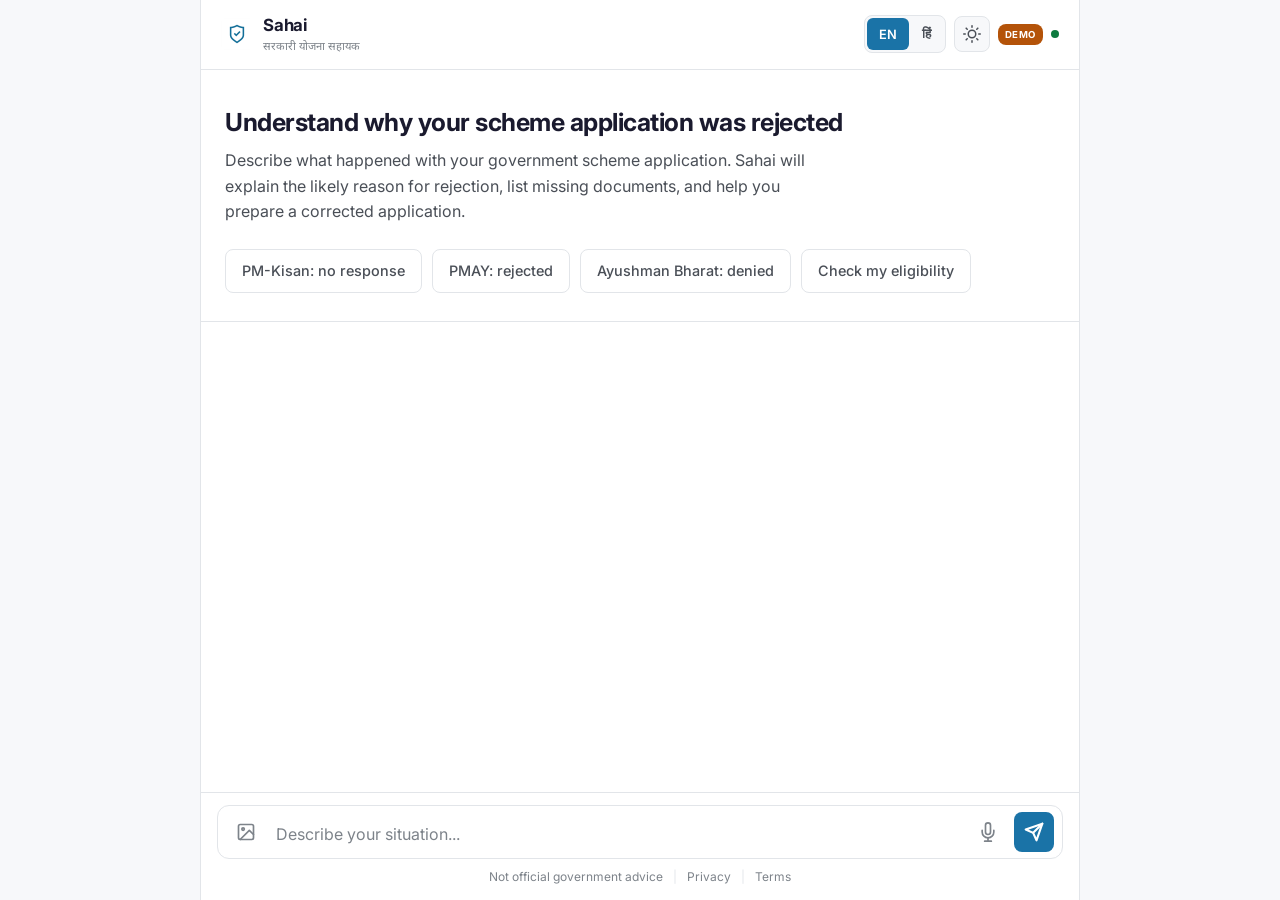
<file: govfixer-frontend/index.html>
<!DOCTYPE html>
<html lang="en">
<head>
  <meta charset="UTF-8" />
  <meta name="viewport" content="width=device-width, initial-scale=1.0" />
  <meta name="description" content="Sahai helps Indian citizens understand government scheme rejections and guides them through the re-application process." />
  <title>Sahai</title>
  <link rel="icon" type="image/jpeg" href="assets/favicon.jpg" />
  <link rel="preconnect" href="https://fonts.googleapis.com" />
  <link rel="preconnect" href="https://fonts.gstatic.com" crossorigin />
  <link href="https://fonts.googleapis.com/css2?family=Inter:wght@400;500;600;700&family=Noto+Sans+Devanagari:wght@400;500;600&display=swap" rel="stylesheet" />
  <link rel="stylesheet" href="css/style.css" />
  <script>
    // Apply saved theme before paint to prevent flash
    (function() {
      var t = localStorage.getItem("sahai-theme");
      if (t === "dark" || (!t && window.matchMedia("(prefers-color-scheme: dark)").matches)) {
        document.documentElement.setAttribute("data-theme", "dark");
      }
    })();
  </script>
</head>
<body>
  <div id="app">

    <header class="header">
      <div class="header-inner">
        <div class="logo">
          <div class="logo-icon">
            <img src="assets/favicon.jpg" alt="Sahai" />
          </div>
          <div>
            <span class="logo-name">Sahai</span>
            <span class="logo-tagline">सरकारी योजना सहायक</span>
          </div>
        </div>
        <div class="header-right">
          <div class="lang-switcher">
            <button class="lang-btn active" data-lang="en-IN" id="btn-en">EN</button>
            <button class="lang-btn" data-lang="hi-IN" id="btn-hi">हिं</button>
          </div>
          <button class="theme-toggle" id="theme-toggle" title="Switch theme" aria-label="Switch between light and dark mode">
            <svg id="theme-icon-sun" width="18" height="18" viewBox="0 0 24 24" fill="none" stroke="currentColor" stroke-width="2" stroke-linecap="round" stroke-linejoin="round">
              <circle cx="12" cy="12" r="5"/><line x1="12" y1="1" x2="12" y2="3"/>
              <line x1="12" y1="21" x2="12" y2="23"/><line x1="4.22" y1="4.22" x2="5.64" y2="5.64"/>
              <line x1="18.36" y1="18.36" x2="19.78" y2="19.78"/><line x1="1" y1="12" x2="3" y2="12"/>
              <line x1="21" y1="12" x2="23" y2="12"/><line x1="4.22" y1="19.78" x2="5.64" y2="18.36"/>
              <line x1="18.36" y1="5.64" x2="19.78" y2="4.22"/>
            </svg>
            <svg id="theme-icon-moon" width="18" height="18" viewBox="0 0 24 24" fill="none" stroke="currentColor" stroke-width="2" stroke-linecap="round" stroke-linejoin="round" style="display:none">
              <path d="M21 12.79A9 9 0 1 1 11.21 3 7 7 0 0 0 21 12.79z"/>
            </svg>
          </button>
          <div class="demo-badge" id="demo-badge" style="display:none">DEMO</div>
          <div class="status-dot" id="status-dot"></div>
        </div>
      </div>
    </header>

    <section class="hero" id="hero">
      <h1 class="hero-title">Understand why your scheme application was rejected</h1>
      <p class="hero-sub">Describe what happened with your government scheme application. Sahai will explain the likely reason for rejection, list missing documents, and help you prepare a corrected application.</p>
      <div class="hero-chips">
        <button class="chip" data-prompt="I applied for PM-Kisan 4 months ago and have not received any response or update">PM-Kisan: no response</button>
        <button class="chip" data-prompt="My PM Awas Yojana application was rejected. I do not know the reason.">PMAY: rejected</button>
        <button class="chip" data-prompt="I was denied an Ayushman Bharat card at the hospital">Ayushman Bharat: denied</button>
        <button class="chip" data-prompt="I am a 60 year old farmer from Bihar. Which government schemes am I eligible for?">Check my eligibility</button>
      </div>
    </section>

    <main class="chat-area" id="chat-area">
      <div class="messages" id="messages"></div>
    </main>

    <footer class="input-bar" id="input-bar">
      <div class="input-wrap">
        <label class="attach-btn" for="photo-input" title="Upload a photo of your rejection letter">
          <svg width="20" height="20" viewBox="0 0 24 24" fill="none" stroke="currentColor" stroke-width="2" stroke-linecap="round" stroke-linejoin="round">
            <rect x="3" y="3" width="18" height="18" rx="2"/><circle cx="8.5" cy="8.5" r="1.5"/>
            <polyline points="21 15 16 10 5 21"/>
          </svg>
          <input type="file" id="photo-input" accept="image/*" capture="environment" style="display:none" />
        </label>

        <textarea
          id="message-input"
          class="message-input"
          placeholder="Describe your situation..."
          rows="1"
        ></textarea>

        <button class="mic-btn" id="mic-btn" title="Record voice message">
          <svg width="20" height="20" viewBox="0 0 24 24" fill="none" stroke="currentColor" stroke-width="2" stroke-linecap="round" stroke-linejoin="round">
            <path d="M12 1a3 3 0 0 0-3 3v8a3 3 0 0 0 6 0V4a3 3 0 0 0-3-3z"/>
            <path d="M19 10v2a7 7 0 0 1-14 0v-2"/><line x1="12" y1="19" x2="12" y2="23"/>
            <line x1="8" y1="23" x2="16" y2="23"/>
          </svg>
        </button>

        <button class="send-btn" id="send-btn" title="Send">
          <svg width="20" height="20" viewBox="0 0 24 24" fill="none" stroke="currentColor" stroke-width="2.5" stroke-linecap="round" stroke-linejoin="round">
            <line x1="22" y1="2" x2="11" y2="13"/><polygon points="22 2 15 22 11 13 2 9 22 2"/>
          </svg>
        </button>
      </div>
      <div class="input-footer">
        <span>Not official government advice</span>
        <span class="footer-sep">|</span>
        <a href="privacy.html">Privacy</a>
        <span class="footer-sep">|</span>
        <a href="terms.html">Terms</a>
      </div>
    </footer>

  </div>

  <audio id="response-audio" style="display:none"></audio>

  <script src="js/config.js"></script>
  <script src="js/app.js"></script>
</body>
</html>
</file>
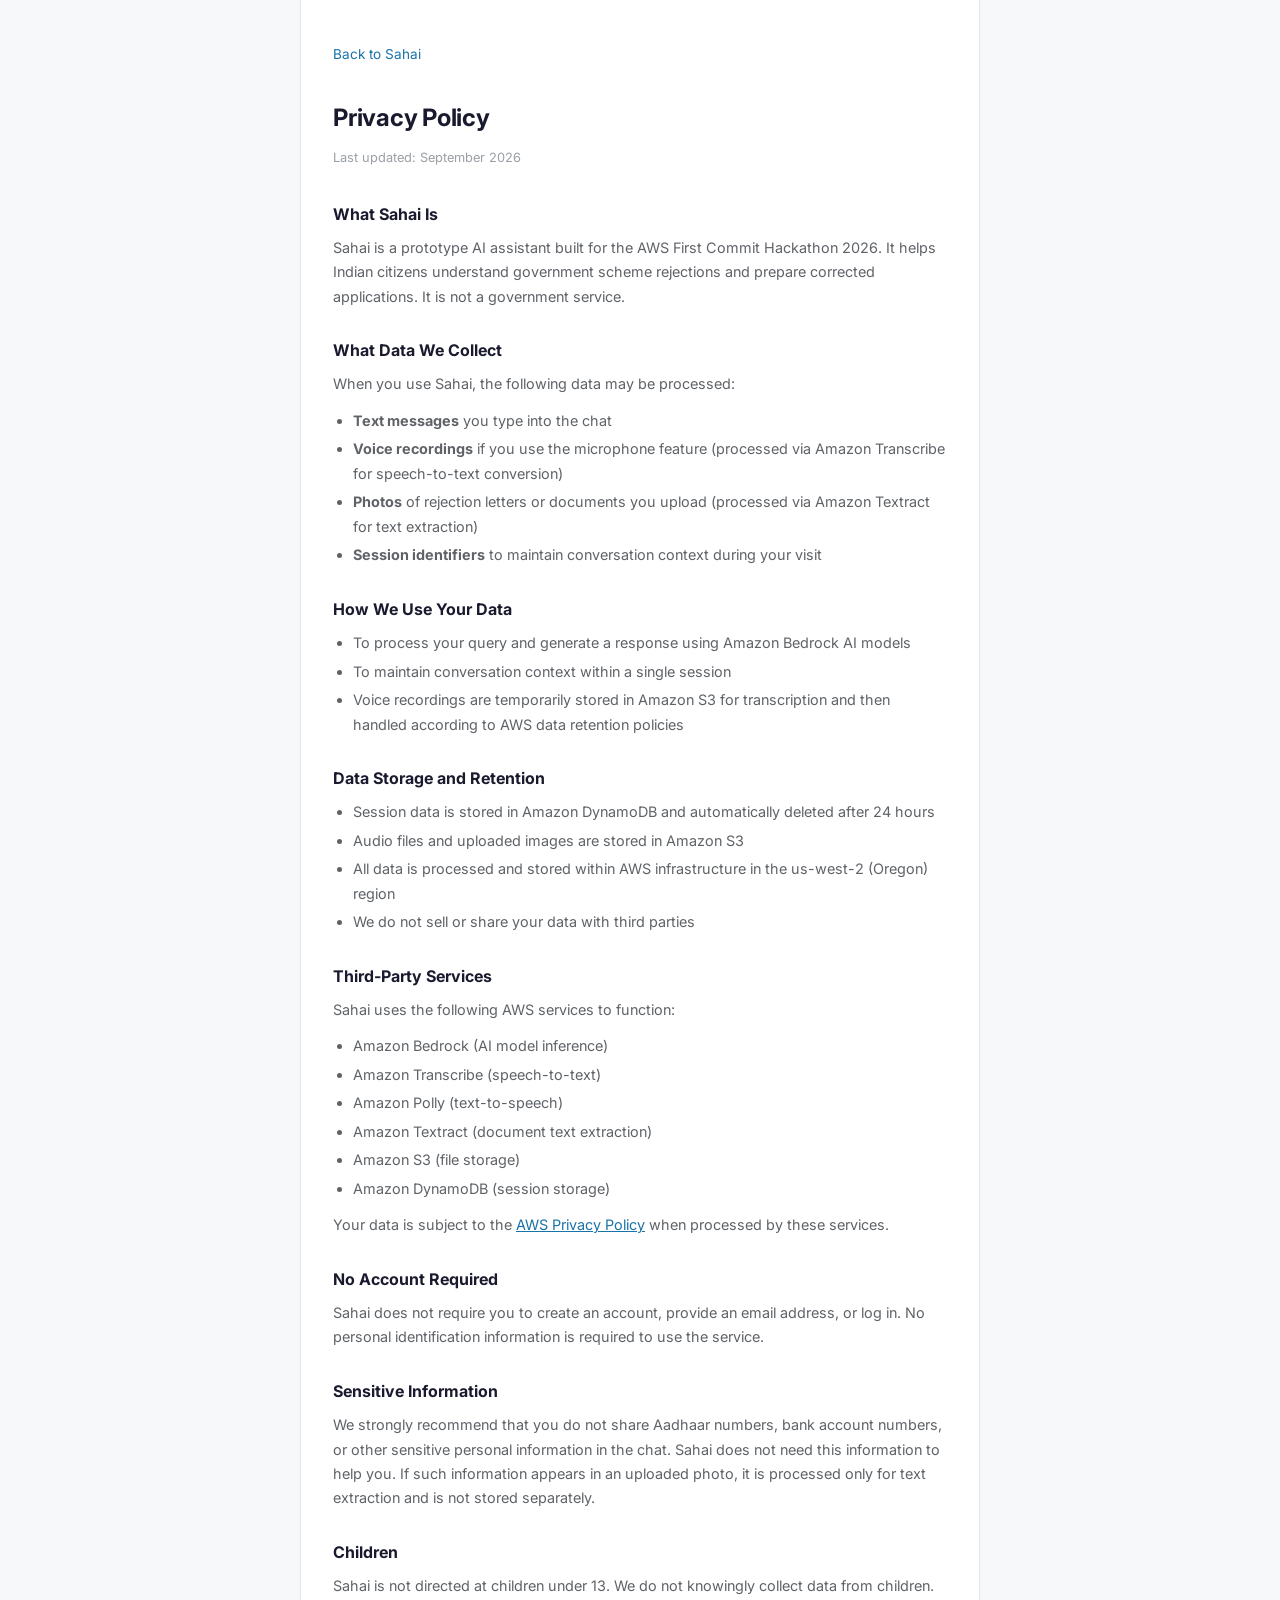
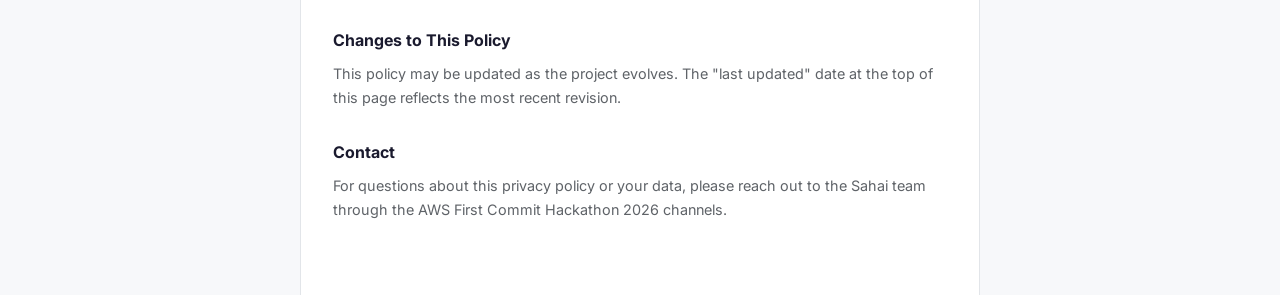
<file: govfixer-frontend/privacy.html>
<!DOCTYPE html>
<html lang="en">
<head>
  <meta charset="UTF-8" />
  <meta name="viewport" content="width=device-width, initial-scale=1.0" />
  <title>Privacy Policy - Sahai</title>
  <link rel="icon" type="image/jpeg" href="assets/favicon.jpg" />
  <link rel="preconnect" href="https://fonts.googleapis.com" />
  <link rel="preconnect" href="https://fonts.gstatic.com" crossorigin />
  <link href="https://fonts.googleapis.com/css2?family=Inter:wght@400;500;600;700&display=swap" rel="stylesheet" />
  <style>
    *, *::before, *::after { box-sizing: border-box; margin: 0; padding: 0; }
    body {
      font-family: 'Inter', system-ui, sans-serif;
      background: #f7f8fa;
      color: #1a1a2e;
      line-height: 1.7;
      -webkit-font-smoothing: antialiased;
    }
    .page {
      max-width: 680px;
      margin: 0 auto;
      background: #fff;
      min-height: 100vh;
      border-left: 1px solid #e2e5e9;
      border-right: 1px solid #e2e5e9;
      padding: 40px 32px 60px;
    }
    .back-link {
      display: inline-block;
      font-size: 0.85rem;
      color: #1a73a7;
      text-decoration: none;
      margin-bottom: 32px;
    }
    .back-link:hover { text-decoration: underline; }
    h1 {
      font-size: 1.5rem;
      font-weight: 700;
      margin-bottom: 8px;
      letter-spacing: -0.01em;
    }
    .last-updated {
      font-size: 0.8rem;
      color: #9aa0a6;
      margin-bottom: 32px;
    }
    h2 {
      font-size: 1rem;
      font-weight: 700;
      margin-top: 28px;
      margin-bottom: 8px;
    }
    p { margin-bottom: 12px; font-size: 0.9rem; color: #5f6368; }
    ul { padding-left: 20px; margin-bottom: 12px; }
    li { font-size: 0.9rem; color: #5f6368; margin-bottom: 4px; }
    @media (max-width: 600px) {
      .page { padding: 24px 16px 40px; border: none; }
    }
  </style>
</head>
<body>
  <div class="page">
    <a href="index.html" class="back-link">Back to Sahai</a>
    <h1>Privacy Policy</h1>
    <p class="last-updated">Last updated: September 2026</p>

    <h2>What Sahai Is</h2>
    <p>Sahai is a prototype AI assistant built for the AWS First Commit Hackathon 2026. It helps Indian citizens understand government scheme rejections and prepare corrected applications. It is not a government service.</p>

    <h2>What Data We Collect</h2>
    <p>When you use Sahai, the following data may be processed:</p>
    <ul>
      <li><strong>Text messages</strong> you type into the chat</li>
      <li><strong>Voice recordings</strong> if you use the microphone feature (processed via Amazon Transcribe for speech-to-text conversion)</li>
      <li><strong>Photos</strong> of rejection letters or documents you upload (processed via Amazon Textract for text extraction)</li>
      <li><strong>Session identifiers</strong> to maintain conversation context during your visit</li>
    </ul>

    <h2>How We Use Your Data</h2>
    <ul>
      <li>To process your query and generate a response using Amazon Bedrock AI models</li>
      <li>To maintain conversation context within a single session</li>
      <li>Voice recordings are temporarily stored in Amazon S3 for transcription and then handled according to AWS data retention policies</li>
    </ul>

    <h2>Data Storage and Retention</h2>
    <ul>
      <li>Session data is stored in Amazon DynamoDB and automatically deleted after 24 hours</li>
      <li>Audio files and uploaded images are stored in Amazon S3</li>
      <li>All data is processed and stored within AWS infrastructure in the us-west-2 (Oregon) region</li>
      <li>We do not sell or share your data with third parties</li>
    </ul>

    <h2>Third-Party Services</h2>
    <p>Sahai uses the following AWS services to function:</p>
    <ul>
      <li>Amazon Bedrock (AI model inference)</li>
      <li>Amazon Transcribe (speech-to-text)</li>
      <li>Amazon Polly (text-to-speech)</li>
      <li>Amazon Textract (document text extraction)</li>
      <li>Amazon S3 (file storage)</li>
      <li>Amazon DynamoDB (session storage)</li>
    </ul>
    <p>Your data is subject to the <a href="https://aws.amazon.com/privacy/" style="color:#1a73a7">AWS Privacy Policy</a> when processed by these services.</p>

    <h2>No Account Required</h2>
    <p>Sahai does not require you to create an account, provide an email address, or log in. No personal identification information is required to use the service.</p>

    <h2>Sensitive Information</h2>
    <p>We strongly recommend that you do not share Aadhaar numbers, bank account numbers, or other sensitive personal information in the chat. Sahai does not need this information to help you. If such information appears in an uploaded photo, it is processed only for text extraction and is not stored separately.</p>

    <h2>Children</h2>
    <p>Sahai is not directed at children under 13. We do not knowingly collect data from children.</p>

    <h2>Changes to This Policy</h2>
    <p>This policy may be updated as the project evolves. The "last updated" date at the top of this page reflects the most recent revision.</p>

    <h2>Contact</h2>
    <p>For questions about this privacy policy or your data, please reach out to the Sahai team through the AWS First Commit Hackathon 2026 channels.</p>
  </div>
</body>
</html>
</file>
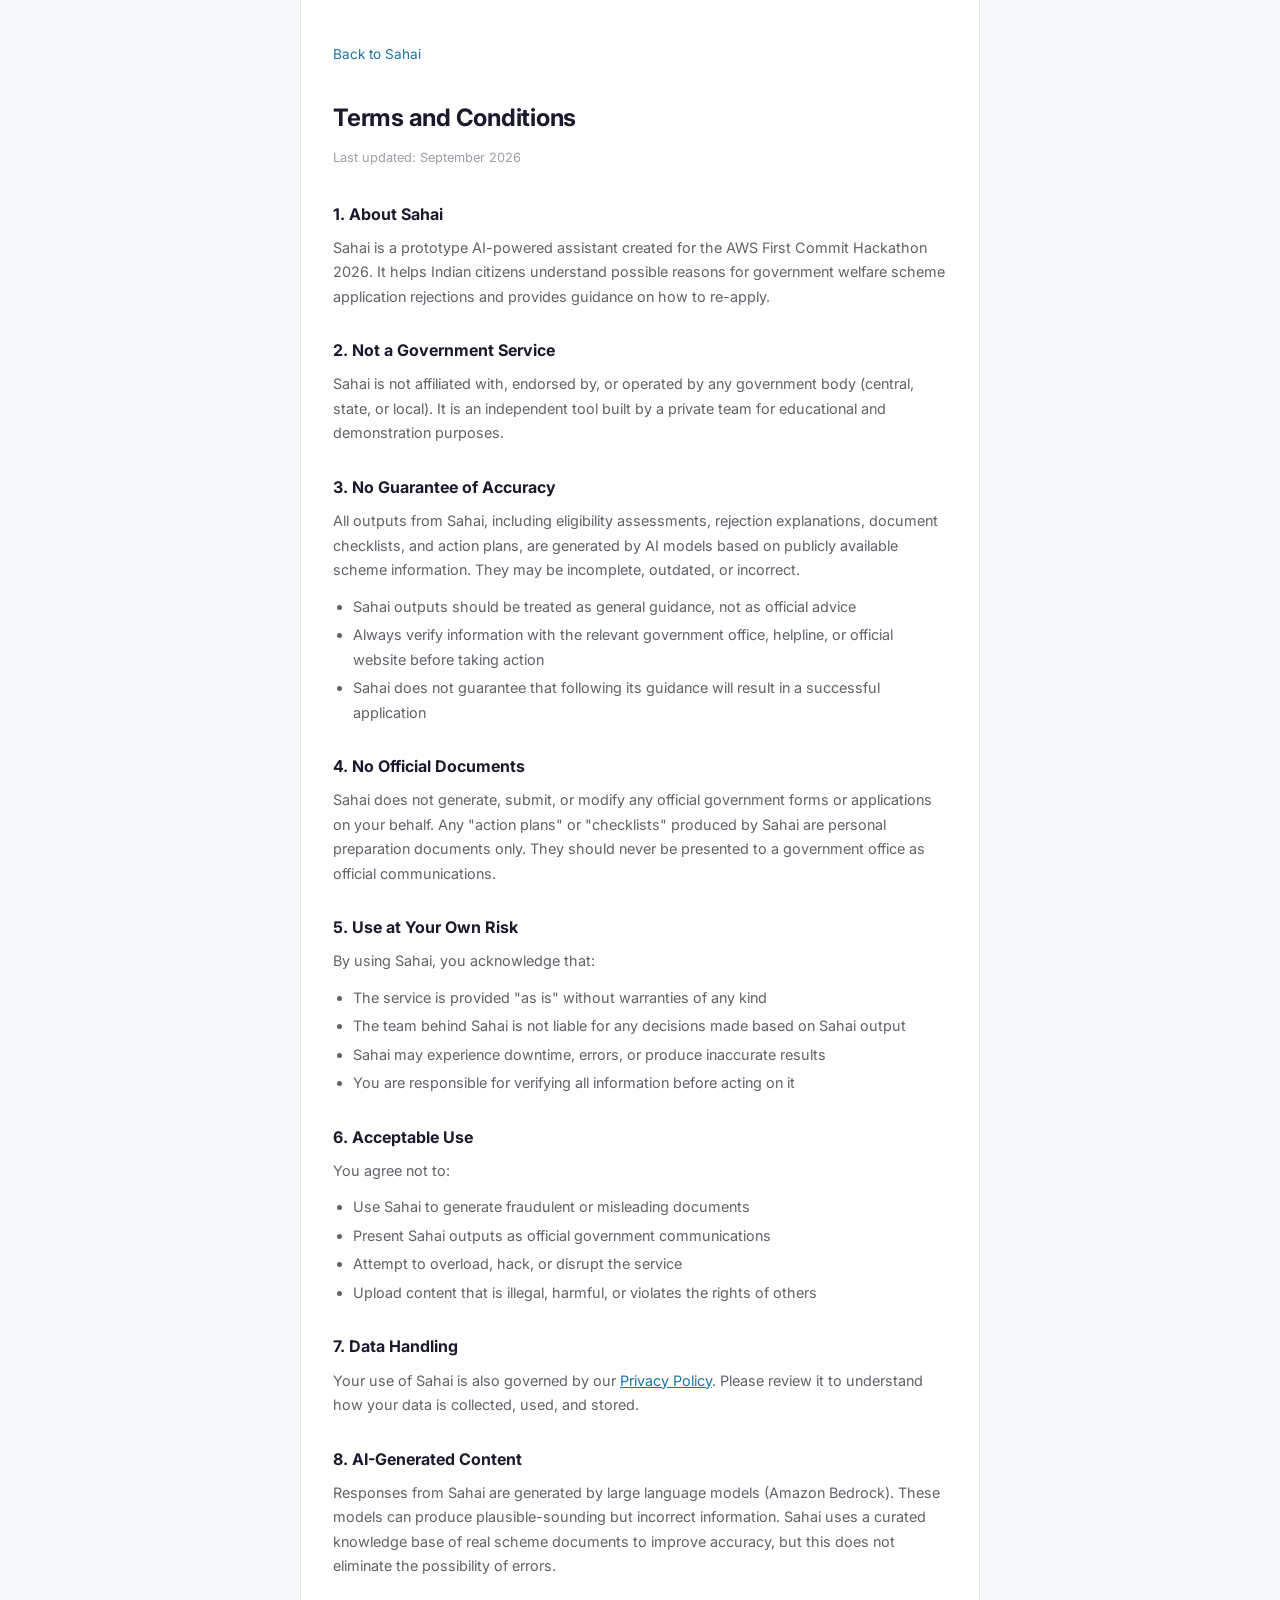
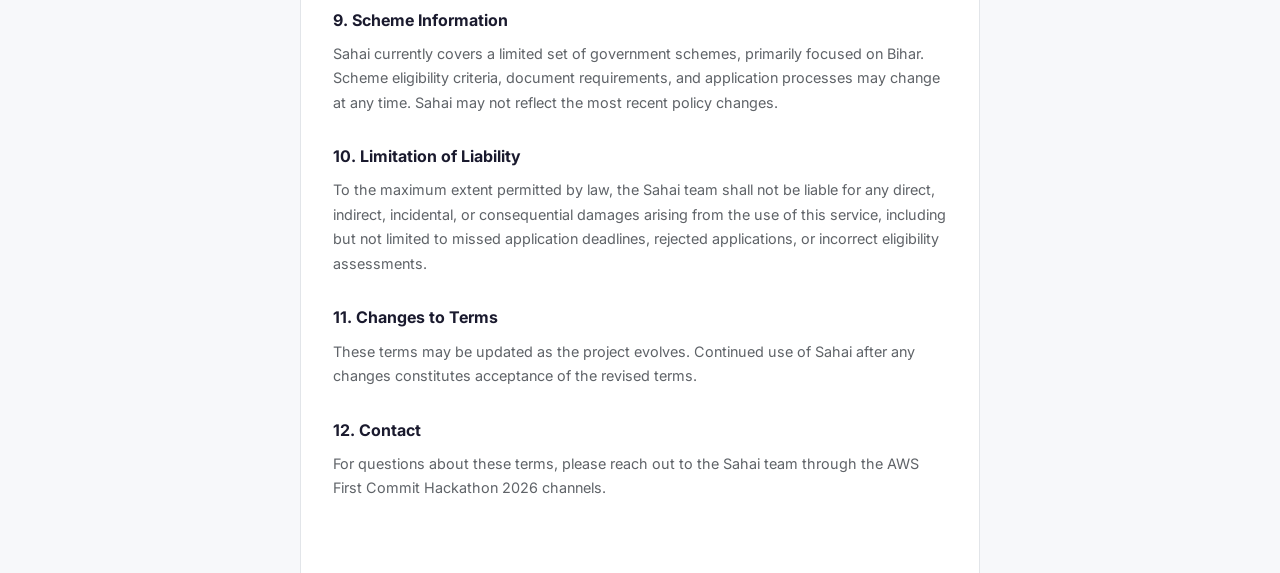
<file: govfixer-frontend/terms.html>
<!DOCTYPE html>
<html lang="en">
<head>
  <meta charset="UTF-8" />
  <meta name="viewport" content="width=device-width, initial-scale=1.0" />
  <title>Terms and Conditions - Sahai</title>
  <link rel="icon" type="image/jpeg" href="assets/favicon.jpg" />
  <link rel="preconnect" href="https://fonts.googleapis.com" />
  <link rel="preconnect" href="https://fonts.gstatic.com" crossorigin />
  <link href="https://fonts.googleapis.com/css2?family=Inter:wght@400;500;600;700&display=swap" rel="stylesheet" />
  <style>
    *, *::before, *::after { box-sizing: border-box; margin: 0; padding: 0; }
    body {
      font-family: 'Inter', system-ui, sans-serif;
      background: #f7f8fa;
      color: #1a1a2e;
      line-height: 1.7;
      -webkit-font-smoothing: antialiased;
    }
    .page {
      max-width: 680px;
      margin: 0 auto;
      background: #fff;
      min-height: 100vh;
      border-left: 1px solid #e2e5e9;
      border-right: 1px solid #e2e5e9;
      padding: 40px 32px 60px;
    }
    .back-link {
      display: inline-block;
      font-size: 0.85rem;
      color: #1a73a7;
      text-decoration: none;
      margin-bottom: 32px;
    }
    .back-link:hover { text-decoration: underline; }
    h1 {
      font-size: 1.5rem;
      font-weight: 700;
      margin-bottom: 8px;
      letter-spacing: -0.01em;
    }
    .last-updated {
      font-size: 0.8rem;
      color: #9aa0a6;
      margin-bottom: 32px;
    }
    h2 {
      font-size: 1rem;
      font-weight: 700;
      margin-top: 28px;
      margin-bottom: 8px;
    }
    p { margin-bottom: 12px; font-size: 0.9rem; color: #5f6368; }
    ul { padding-left: 20px; margin-bottom: 12px; }
    li { font-size: 0.9rem; color: #5f6368; margin-bottom: 4px; }
    @media (max-width: 600px) {
      .page { padding: 24px 16px 40px; border: none; }
    }
  </style>
</head>
<body>
  <div class="page">
    <a href="index.html" class="back-link">Back to Sahai</a>
    <h1>Terms and Conditions</h1>
    <p class="last-updated">Last updated: September 2026</p>

    <h2>1. About Sahai</h2>
    <p>Sahai is a prototype AI-powered assistant created for the AWS First Commit Hackathon 2026. It helps Indian citizens understand possible reasons for government welfare scheme application rejections and provides guidance on how to re-apply.</p>

    <h2>2. Not a Government Service</h2>
    <p>Sahai is not affiliated with, endorsed by, or operated by any government body (central, state, or local). It is an independent tool built by a private team for educational and demonstration purposes.</p>

    <h2>3. No Guarantee of Accuracy</h2>
    <p>All outputs from Sahai, including eligibility assessments, rejection explanations, document checklists, and action plans, are generated by AI models based on publicly available scheme information. They may be incomplete, outdated, or incorrect.</p>
    <ul>
      <li>Sahai outputs should be treated as general guidance, not as official advice</li>
      <li>Always verify information with the relevant government office, helpline, or official website before taking action</li>
      <li>Sahai does not guarantee that following its guidance will result in a successful application</li>
    </ul>

    <h2>4. No Official Documents</h2>
    <p>Sahai does not generate, submit, or modify any official government forms or applications on your behalf. Any "action plans" or "checklists" produced by Sahai are personal preparation documents only. They should never be presented to a government office as official communications.</p>

    <h2>5. Use at Your Own Risk</h2>
    <p>By using Sahai, you acknowledge that:</p>
    <ul>
      <li>The service is provided "as is" without warranties of any kind</li>
      <li>The team behind Sahai is not liable for any decisions made based on Sahai output</li>
      <li>Sahai may experience downtime, errors, or produce inaccurate results</li>
      <li>You are responsible for verifying all information before acting on it</li>
    </ul>

    <h2>6. Acceptable Use</h2>
    <p>You agree not to:</p>
    <ul>
      <li>Use Sahai to generate fraudulent or misleading documents</li>
      <li>Present Sahai outputs as official government communications</li>
      <li>Attempt to overload, hack, or disrupt the service</li>
      <li>Upload content that is illegal, harmful, or violates the rights of others</li>
    </ul>

    <h2>7. Data Handling</h2>
    <p>Your use of Sahai is also governed by our <a href="privacy.html" style="color:#1a73a7">Privacy Policy</a>. Please review it to understand how your data is collected, used, and stored.</p>

    <h2>8. AI-Generated Content</h2>
    <p>Responses from Sahai are generated by large language models (Amazon Bedrock). These models can produce plausible-sounding but incorrect information. Sahai uses a curated knowledge base of real scheme documents to improve accuracy, but this does not eliminate the possibility of errors.</p>

    <h2>9. Scheme Information</h2>
    <p>Sahai currently covers a limited set of government schemes, primarily focused on Bihar. Scheme eligibility criteria, document requirements, and application processes may change at any time. Sahai may not reflect the most recent policy changes.</p>

    <h2>10. Limitation of Liability</h2>
    <p>To the maximum extent permitted by law, the Sahai team shall not be liable for any direct, indirect, incidental, or consequential damages arising from the use of this service, including but not limited to missed application deadlines, rejected applications, or incorrect eligibility assessments.</p>

    <h2>11. Changes to Terms</h2>
    <p>These terms may be updated as the project evolves. Continued use of Sahai after any changes constitutes acceptance of the revised terms.</p>

    <h2>12. Contact</h2>
    <p>For questions about these terms, please reach out to the Sahai team through the AWS First Commit Hackathon 2026 channels.</p>
  </div>
</body>
</html>
</file>
<file: govfixer-frontend/css/style.css>
/* =========================================================
   Sahai — Design System
   Accessible, friendly, works on laptop and phone.
   ========================================================= */

*, *::before, *::after { box-sizing: border-box; margin: 0; padding: 0; }

:root {
  --primary: #1a73a7;
  --primary-hover: #155d87;
  --primary-light: #e8f1f8;
  --bg: #ffffff;
  --bg-surface: #f7f8fa;
  --bg-card: #ffffff;
  --border: #e2e5e9;
  --border-focus: #1a73a7;
  --text: #1a1a2e;
  --text-secondary: #4a4f57;
  --text-muted: #7d838a;
  --user-bubble: #1a73a7;
  --user-text: #ffffff;
  --agent-bubble: #f1f3f5;
  --agent-text: #1a1a2e;
  --success: #0d7a3e;
  --warning: #b45309;
  --error: #c53030;
  --blockquote-bg: #fef3cd;
  --blockquote-border: #e0a800;
  --blockquote-text: #664d03;
  --radius: 8px;
  --radius-lg: 12px;
  --shadow-sm: 0 1px 3px rgba(0,0,0,0.06);
  --shadow-md: 0 2px 8px rgba(0,0,0,0.08);
  --font: 'Inter', system-ui, -apple-system, sans-serif;
  --transition: 0.15s ease;
}

/* ---- Dark Mode ---- */
[data-theme="dark"] {
  --primary: #4da8da;
  --primary-hover: #3b8fbf;
  --primary-light: #1a2d3d;
  --bg: #141718;
  --bg-surface: #1c1f21;
  --bg-card: #1c1f21;
  --border: #2e3235;
  --border-focus: #4da8da;
  --text: #e8eaed;
  --text-secondary: #b8bcc2;
  --text-muted: #7d838a;
  --user-bubble: #2a6a94;
  --user-text: #e8eaed;
  --agent-bubble: #232628;
  --agent-text: #e8eaed;
  --blockquote-bg: #2a2418;
  --blockquote-border: #9a7b1e;
  --blockquote-text: #e0c56a;
  --shadow-sm: 0 1px 3px rgba(0,0,0,0.3);
  --shadow-md: 0 2px 8px rgba(0,0,0,0.4);
}

html { scroll-behavior: smooth; }

body {
  font-family: var(--font);
  background: var(--bg-surface);
  color: var(--text);
  min-height: 100dvh;
  display: flex;
  flex-direction: column;
  overflow: hidden;
  -webkit-font-smoothing: antialiased;
  font-size: 16px;
  line-height: 1.6;
}

#app {
  display: flex;
  flex-direction: column;
  height: 100dvh;
  max-width: 820px;
  margin: 0 auto;
  width: 100%;
  background: var(--bg);
  border-left: 1px solid var(--border);
  border-right: 1px solid var(--border);
}

/* =========================================================
   HEADER
   ========================================================= */

.header {
  position: sticky;
  top: 0;
  z-index: 50;
  background: var(--bg);
  border-bottom: 1px solid var(--border);
  flex-shrink: 0;
}

.header-inner {
  display: flex;
  align-items: center;
  justify-content: space-between;
  padding: 12px 20px;
  gap: 12px;
}

.logo {
  display: flex;
  align-items: center;
  gap: 10px;
  min-width: 0;
}

.logo-icon { width: 32px; height: 32px; flex-shrink: 0; }
.logo-icon img { width: 32px; height: 32px; border-radius: 6px; }

.logo-name {
  display: block;
  font-size: 1.05rem;
  font-weight: 700;
  color: var(--text);
  letter-spacing: -0.01em;
}

.logo-tagline {
  display: block;
  font-size: 0.7rem;
  color: var(--text-muted);
  font-weight: 400;
  font-family: 'Noto Sans Devanagari', var(--font);
}

.header-right {
  display: flex;
  align-items: center;
  gap: 8px;
  flex-shrink: 0;
}

.lang-switcher {
  display: flex;
  background: var(--bg-surface);
  border: 1px solid var(--border);
  border-radius: var(--radius);
  padding: 2px;
  gap: 1px;
}

.lang-btn {
  background: transparent;
  border: none;
  color: var(--text-secondary);
  font-size: 0.8rem;
  font-weight: 600;
  cursor: pointer;
  padding: 6px 12px;
  border-radius: calc(var(--radius) - 2px);
  transition: var(--transition);
  font-family: var(--font);
  min-height: 32px;
}

.lang-btn.active {
  background: var(--primary);
  color: #fff;
}

.lang-btn:hover:not(.active) {
  background: var(--border);
  color: var(--text);
}

/* Dark mode toggle */
.theme-toggle {
  background: var(--bg-surface);
  border: 1px solid var(--border);
  border-radius: var(--radius);
  width: 36px;
  height: 36px;
  cursor: pointer;
  display: flex;
  align-items: center;
  justify-content: center;
  color: var(--text-secondary);
  transition: var(--transition);
  flex-shrink: 0;
}

.theme-toggle:hover {
  background: var(--border);
  color: var(--text);
}

.theme-toggle svg { pointer-events: none; }

.demo-badge {
  display: inline-block;
  background: var(--warning);
  color: #fff;
  font-size: 0.6rem;
  font-weight: 700;
  letter-spacing: 0.06em;
  padding: 3px 7px;
  border-radius: var(--radius);
  text-transform: uppercase;
}

.status-dot {
  width: 8px;
  height: 8px;
  border-radius: 50%;
  background: var(--success);
  flex-shrink: 0;
}

.status-dot.error { background: var(--error); }
.status-dot.loading { background: var(--warning); }

/* =========================================================
   HERO
   ========================================================= */

.hero {
  text-align: left;
  padding: 36px 24px 28px;
  flex-shrink: 0;
  transition: max-height 0.3s ease, opacity 0.2s ease, padding 0.3s ease;
  border-bottom: 1px solid var(--border);
}

.hero.hidden {
  max-height: 0;
  padding: 0 24px;
  opacity: 0;
  pointer-events: none;
  border-bottom: none;
  overflow: hidden;
}

.hero-title {
  font-size: 1.55rem;
  font-weight: 700;
  color: var(--text);
  letter-spacing: -0.02em;
  line-height: 1.3;
  margin-bottom: 10px;
}

.hero-sub {
  color: var(--text-secondary);
  font-size: 1rem;
  line-height: 1.6;
  max-width: 580px;
  margin-bottom: 24px;
}

.hero-chips {
  display: flex;
  flex-wrap: wrap;
  gap: 10px;
}

.chip {
  background: var(--bg);
  border: 1px solid var(--border);
  color: var(--text-secondary);
  font-size: 0.9rem;
  font-weight: 500;
  padding: 10px 16px;
  border-radius: var(--radius);
  cursor: pointer;
  transition: var(--transition);
  font-family: var(--font);
  min-height: 44px;
  display: flex;
  align-items: center;
}

.chip:hover {
  border-color: var(--primary);
  color: var(--primary);
  background: var(--primary-light);
}

.chip:active {
  transform: scale(0.98);
}

/* =========================================================
   CHAT AREA
   ========================================================= */

.chat-area {
  flex: 1;
  overflow-y: auto;
  padding: 20px 20px 10px;
  -webkit-overflow-scrolling: touch;
}

.chat-area::-webkit-scrollbar { width: 5px; }
.chat-area::-webkit-scrollbar-track { background: transparent; }
.chat-area::-webkit-scrollbar-thumb { background: var(--border); border-radius: 3px; }

.messages { display: flex; flex-direction: column; gap: 16px; }

/* Message rows */
.msg-row {
  display: flex;
  gap: 10px;
}

.msg-row.user { flex-direction: row-reverse; }

.avatar {
  width: 34px;
  height: 34px;
  border-radius: var(--radius);
  flex-shrink: 0;
  display: flex;
  align-items: center;
  justify-content: center;
  font-size: 0.72rem;
  font-weight: 700;
  margin-top: 2px;
  letter-spacing: 0.02em;
}

.avatar.agent {
  background: var(--primary-light);
  color: var(--primary);
}

.avatar.user {
  background: var(--bg-surface);
  border: 1px solid var(--border);
  color: var(--text-secondary);
}

.bubble {
  max-width: min(78%, 620px);
  padding: 12px 16px;
  border-radius: var(--radius-lg);
  font-size: 0.95rem;
  line-height: 1.65;
  word-break: break-word;
}

.bubble.user {
  background: var(--user-bubble);
  color: var(--user-text);
  border-bottom-right-radius: 3px;
}

.bubble.agent {
  background: var(--agent-bubble);
  color: var(--agent-text);
  border-bottom-left-radius: 3px;
}

.bubble.agent h3 {
  font-size: 0.88rem;
  font-weight: 700;
  color: var(--text);
  margin: 14px 0 6px;
  text-transform: uppercase;
  letter-spacing: 0.03em;
}

.bubble.agent h3:first-child { margin-top: 0; }

.bubble.agent ul, .bubble.agent ol {
  padding-left: 20px;
  margin: 6px 0;
}

.bubble.agent li { margin: 4px 0; }

.bubble.agent strong { color: var(--text); font-weight: 600; }

.bubble.agent code {
  background: rgba(0,0,0,0.06);
  border-radius: 4px;
  padding: 1px 5px;
  font-size: 0.85rem;
  color: var(--primary);
}

[data-theme="dark"] .bubble.agent code {
  background: rgba(255,255,255,0.08);
}

.bubble.agent pre {
  background: var(--bg-surface);
  border: 1px solid var(--border);
  border-radius: var(--radius);
  padding: 12px 14px;
  overflow-x: auto;
  margin: 8px 0;
}

.bubble.agent pre code {
  background: none;
  padding: 0;
  font-size: 0.85rem;
  color: var(--text);
}

.bubble.agent table {
  width: 100%;
  border-collapse: collapse;
  margin: 10px 0;
  font-size: 0.88rem;
}

.bubble.agent th {
  background: var(--bg-surface);
  color: var(--text);
  font-weight: 600;
  text-align: left;
  padding: 8px 10px;
  border: 1px solid var(--border);
}

.bubble.agent td {
  padding: 7px 10px;
  border: 1px solid var(--border);
  color: var(--text-secondary);
}

.bubble.agent tr:hover td {
  background: var(--primary-light);
}

.bubble.agent blockquote {
  background: var(--blockquote-bg);
  border-left: 3px solid var(--blockquote-border);
  border-radius: 0 var(--radius) var(--radius) 0;
  padding: 10px 14px;
  margin: 12px 0;
  font-size: 0.85rem;
  color: var(--blockquote-text);
}

.bubble.agent hr {
  border: none;
  border-top: 1px solid var(--border);
  margin: 14px 0;
}

/* Action Plan box */
.action-plan-box {
  margin-top: 12px;
  background: var(--primary-light);
  border: 1px solid var(--border);
  border-radius: var(--radius);
  padding: 14px 16px;
}

.action-plan-box .plan-header {
  font-size: 0.78rem;
  font-weight: 700;
  color: var(--primary);
  text-transform: uppercase;
  letter-spacing: 0.04em;
  margin-bottom: 8px;
}

.action-plan-disclaimer {
  background: var(--blockquote-bg);
  border: 1px solid var(--blockquote-border);
  border-radius: var(--radius);
  padding: 8px 12px;
  font-size: 0.8rem;
  color: var(--blockquote-text);
  margin-top: 10px;
}

/* Audio player bar */
.audio-bar {
  display: flex;
  align-items: center;
  gap: 10px;
  margin-top: 10px;
  padding: 8px 12px;
  background: var(--bg-surface);
  border: 1px solid var(--border);
  border-radius: var(--radius);
}

.audio-bar button {
  background: var(--primary);
  border: none;
  border-radius: var(--radius);
  width: 32px;
  height: 32px;
  min-width: 32px;
  cursor: pointer;
  display: flex;
  align-items: center;
  justify-content: center;
  color: #fff;
  transition: var(--transition);
}

.audio-bar button:hover { background: var(--primary-hover); }

.audio-bar span {
  font-size: 0.85rem;
  color: var(--text-secondary);
}

/* Typing indicator */
.typing-row { align-items: center; }

.typing-dots {
  display: flex;
  gap: 5px;
  padding: 14px 16px;
  background: var(--agent-bubble);
  border-radius: var(--radius-lg);
  border-bottom-left-radius: 3px;
}

.typing-dots span {
  width: 7px;
  height: 7px;
  border-radius: 50%;
  background: var(--text-muted);
  animation: bounce 1.2s infinite;
}

.typing-dots span:nth-child(2) { animation-delay: 0.2s; }
.typing-dots span:nth-child(3) { animation-delay: 0.4s; }

@keyframes bounce {
  0%, 80%, 100% { transform: translateY(0); opacity: 0.3; }
  40% { transform: translateY(-4px); opacity: 0.8; }
}

/* Photo preview */
.photo-preview {
  display: flex;
  align-items: center;
  gap: 10px;
  padding: 8px 12px;
  background: var(--bg-surface);
  border: 1px solid var(--border);
  border-radius: var(--radius);
  font-size: 0.88rem;
  color: var(--text-secondary);
  margin-bottom: 8px;
}

.photo-preview img {
  width: 44px;
  height: 44px;
  object-fit: cover;
  border-radius: var(--radius);
}

.extracted-text-box {
  margin-top: 10px;
  padding: 10px 14px;
  background: var(--bg-surface);
  border-left: 3px solid var(--primary);
  border-radius: 0 var(--radius) var(--radius) 0;
  font-size: 0.82rem;
  color: var(--text-secondary);
  font-family: monospace;
}

/* =========================================================
   INPUT BAR
   ========================================================= */

.input-bar {
  padding: 12px 16px 14px;
  background: var(--bg);
  border-top: 1px solid var(--border);
  flex-shrink: 0;
}

.input-wrap {
  display: flex;
  align-items: flex-end;
  gap: 6px;
  background: var(--bg);
  border: 1.5px solid var(--border);
  border-radius: var(--radius-lg);
  padding: 6px 8px;
  transition: border-color var(--transition), box-shadow var(--transition);
}

.input-wrap:focus-within {
  border-color: var(--border-focus);
  box-shadow: 0 0 0 3px rgba(26,115,167,0.1);
}

[data-theme="dark"] .input-wrap:focus-within {
  box-shadow: 0 0 0 3px rgba(77,168,218,0.15);
}

.message-input {
  flex: 1;
  background: transparent;
  border: none;
  outline: none;
  color: var(--text);
  font-size: 1rem;
  font-family: var(--font);
  resize: none;
  max-height: 120px;
  min-height: 24px;
  line-height: 1.5;
  padding: 6px 4px;
}

.message-input::placeholder { color: var(--text-muted); }

.attach-btn, .mic-btn, .send-btn {
  flex-shrink: 0;
  width: 40px;
  height: 40px;
  min-width: 40px;
  min-height: 40px;
  border-radius: var(--radius);
  border: none;
  cursor: pointer;
  display: flex;
  align-items: center;
  justify-content: center;
  transition: var(--transition);
}

.attach-btn {
  background: transparent;
  color: var(--text-muted);
  cursor: pointer;
}

.attach-btn:hover { color: var(--text); background: var(--bg-surface); }

.mic-btn {
  background: transparent;
  color: var(--text-muted);
}

.mic-btn:hover { color: var(--text); background: var(--bg-surface); }

.mic-btn.recording {
  background: #fde8e8;
  color: var(--error);
  animation: mic-pulse 1s infinite;
}

[data-theme="dark"] .mic-btn.recording {
  background: #3b1c1c;
}

@keyframes mic-pulse {
  0%, 100% { box-shadow: 0 0 0 0 rgba(197,48,48,0.3); }
  50% { box-shadow: 0 0 0 6px rgba(197,48,48,0); }
}

.send-btn {
  background: var(--primary);
  color: #fff;
}

.send-btn:hover { background: var(--primary-hover); }
.send-btn:active { transform: scale(0.97); }
.send-btn:disabled { opacity: 0.4; cursor: not-allowed; }

/* =========================================================
   FOOTER
   ========================================================= */

.input-footer {
  display: flex;
  align-items: center;
  justify-content: center;
  gap: 10px;
  margin-top: 8px;
  font-size: 0.75rem;
  color: var(--text-muted);
  flex-wrap: wrap;
}

.input-footer a {
  color: var(--text-muted);
  text-decoration: none;
}

.input-footer a:hover {
  color: var(--primary);
  text-decoration: underline;
}

.footer-sep { color: var(--border); }

/* =========================================================
   TOAST
   ========================================================= */

.toast-container {
  position: fixed;
  bottom: 90px;
  right: 20px;
  z-index: 100;
  display: flex;
  flex-direction: column;
  gap: 8px;
  pointer-events: none;
}

.toast {
  background: var(--bg);
  border: 1px solid var(--border);
  border-radius: var(--radius);
  padding: 10px 16px;
  font-size: 0.88rem;
  color: var(--text-secondary);
  max-width: 320px;
  box-shadow: var(--shadow-md);
  pointer-events: auto;
}

.toast.success { border-color: #86efac; color: var(--success); }
.toast.error { border-color: #fca5a5; color: var(--error); }

/* =========================================================
   RESPONSIVE — MOBILE
   ========================================================= */

@media (max-width: 640px) {
  #app { border-left: none; border-right: none; }

  .header-inner { padding: 10px 14px; gap: 8px; }
  .logo-icon { width: 28px; height: 28px; }
  .logo-icon img { width: 28px; height: 28px; }
  .logo-name { font-size: 0.95rem; }
  .logo-tagline { font-size: 0.62rem; }

  .lang-btn { padding: 5px 10px; font-size: 0.75rem; min-height: 30px; }
  .theme-toggle { width: 32px; height: 32px; }

  .hero { padding: 24px 16px 20px; }
  .hero-title { font-size: 1.3rem; }
  .hero-sub { font-size: 0.92rem; }

  .hero-chips {
    flex-direction: column;
    gap: 8px;
  }

  .chip {
    width: 100%;
    font-size: 0.88rem;
    padding: 12px 16px;
    justify-content: flex-start;
  }

  .chat-area { padding: 14px 12px 8px; }

  .bubble {
    max-width: 90%;
    font-size: 0.92rem;
    padding: 10px 14px;
  }

  .bubble.agent table { font-size: 0.82rem; }
  .bubble.agent th, .bubble.agent td { padding: 6px 8px; }

  .input-bar { padding: 8px 10px 12px; }
  .input-wrap { padding: 4px 6px; }
  .message-input { font-size: 1rem; }

  .attach-btn, .mic-btn, .send-btn {
    width: 44px;
    height: 44px;
    min-width: 44px;
    min-height: 44px;
  }

  .toast-container { right: 10px; left: 10px; bottom: 80px; }
  .toast { max-width: none; }
}

/* =========================================================
   RESPONSIVE — LARGE SCREENS
   ========================================================= */

@media (min-width: 1200px) {
  #app { max-width: 880px; }
}
</file>
